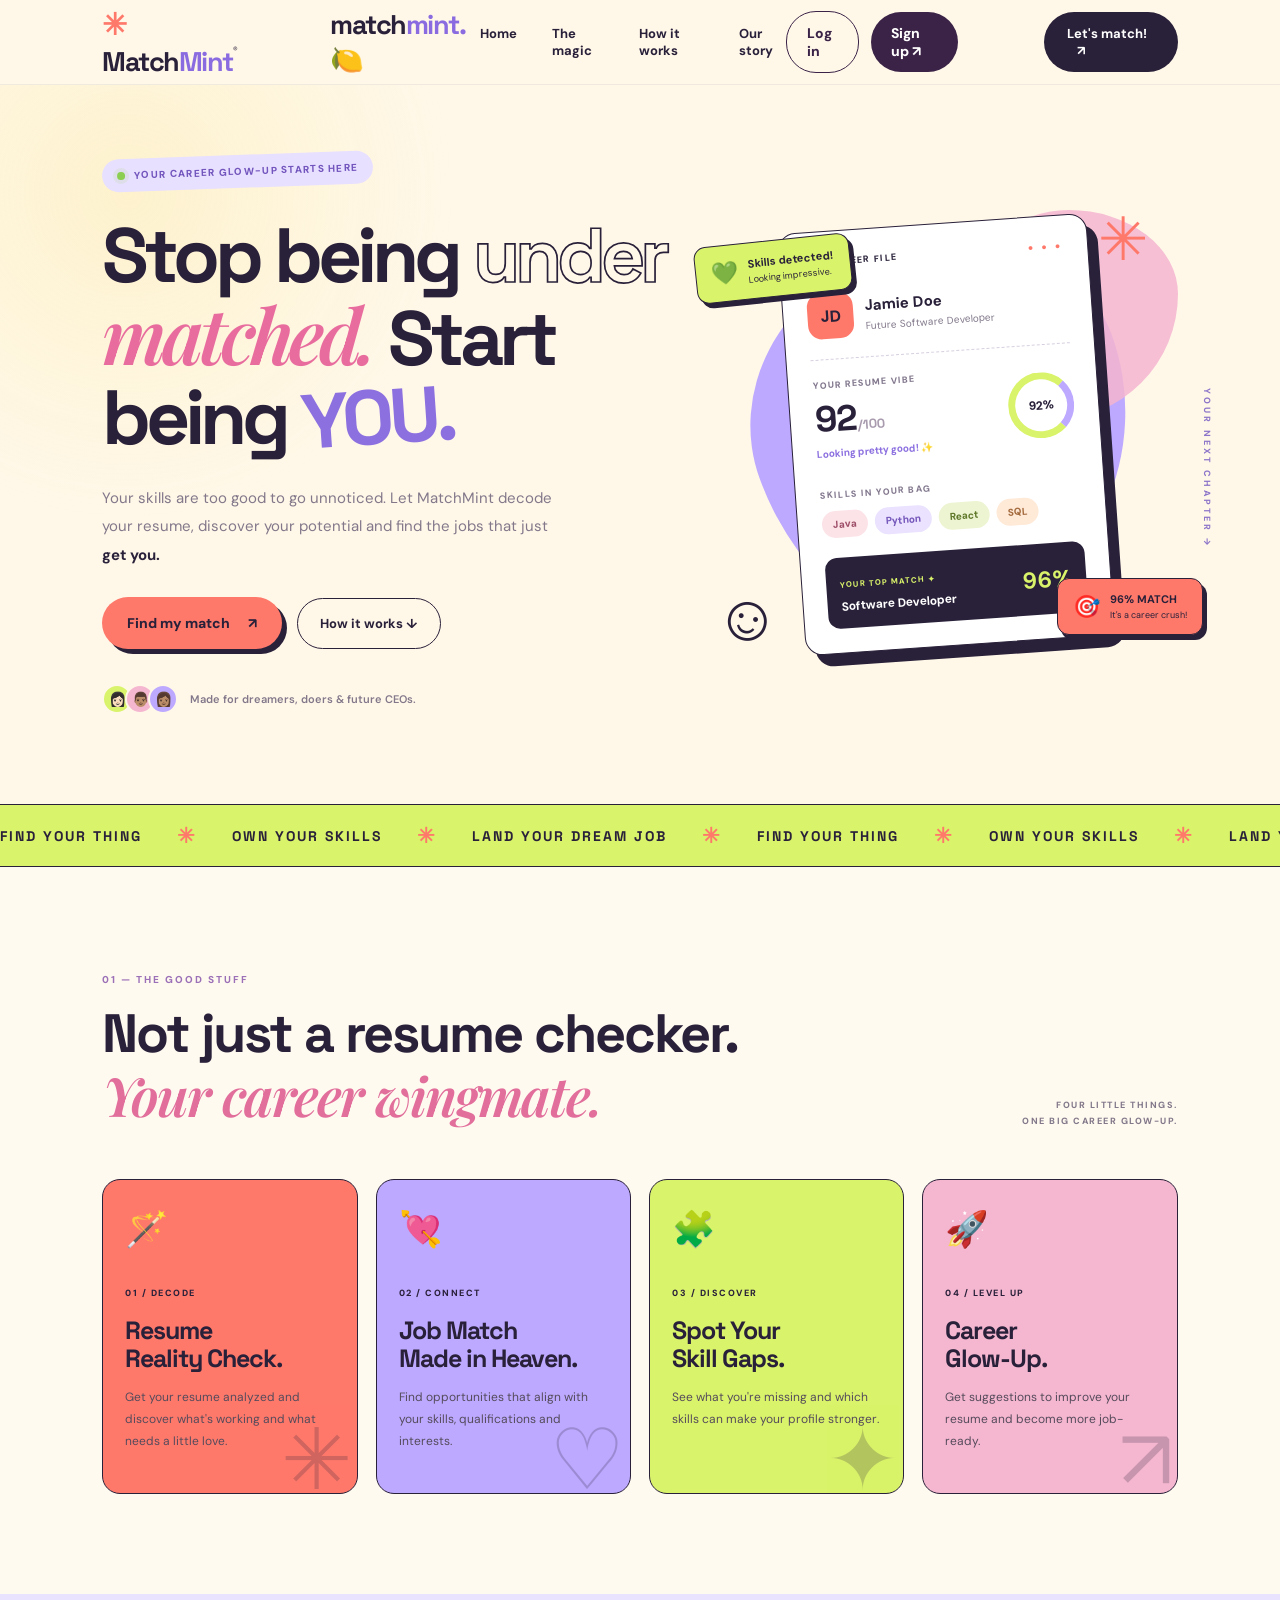
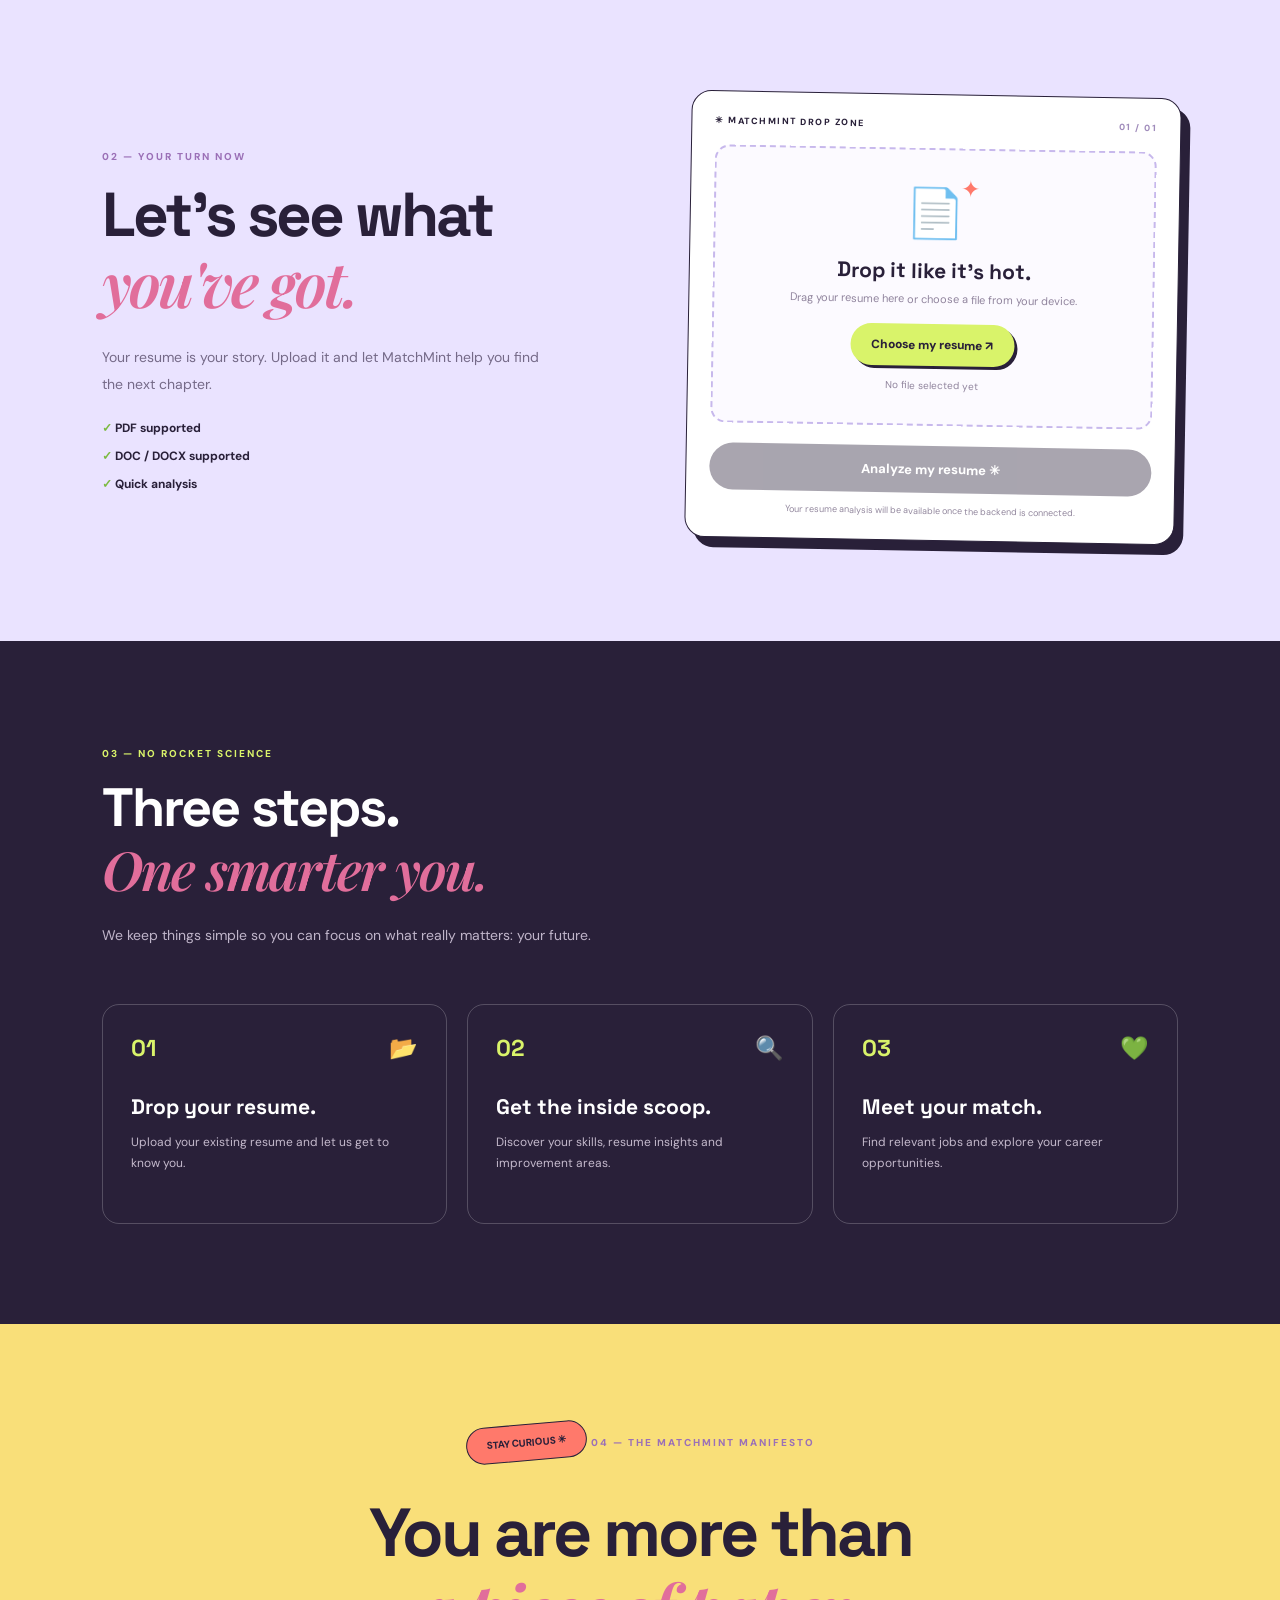
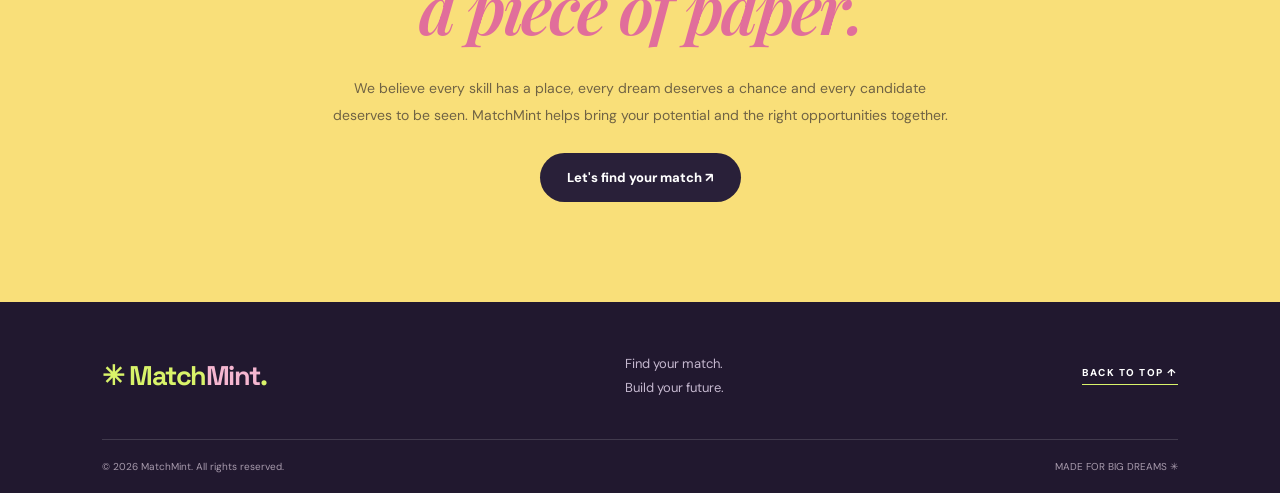
<file: Frontend/index.html>
<!DOCTYPE html>
<html lang="en">

<head>
    <meta charset="UTF-8">
    <meta name="viewport" content="width=device-width, initial-scale=1.0">

    <title>MatchMint — Find Your Career Match</title>

    <link rel="stylesheet" href="style.css">

    <link href="https://fonts.googleapis.com/css2?family=DM+Sans:wght@400;500;600;700;800&family=Space+Grotesk:wght@400;500;600;700&family=Playfair+Display:ital,wght@1,600;1,700&display=swap" rel="stylesheet">

</head>

<body>

    <!-- NAVIGATION BAR -->

    <header class="navbar">

        <a href="#" class="logo">
            <span class="logo-symbol">✳</span>
            Match<span>Mint</span><sup>®</sup>
        </a>

        
        <nav class="navbar">
            <a href="index.html" class="logo">
                match<span>mint.</span> 🍋
            </a>

            <div class="nav-links">
                <a href="#home">Home</a>
                <a href="#features">The magic</a>
                <a href="#how-it-works">How it works</a>
                <a href="#about">Our story</a>
            </div>

            <div class="nav-buttons">
                <a href="login.html" class="login-btn">Log in</a>
                <a href="signup.html" class="signup-btn">Sign up ↗</a>
            </div>
        </nav>


        <a href="#upload" class="nav-cta">
            Let's match! <span>↗</span>
        </a>

    </header>


    <!-- HERO SECTION -->

    <main>

        <section class="hero" id="home">

            <div class="hero-left">

                <div class="eyebrow">
                    <span class="status-dot"></span>
                    YOUR CAREER GLOW-UP STARTS HERE
                </div>

                <h1>
                    Stop being
                    <span class="outlined">under</span>
                    <span class="pink-word">matched.</span>
                    Start being
                    <span class="highlight-word">YOU.</span>
                </h1>

                <p class="hero-description">
                    Your skills are too good to go unnoticed.
                    Let MatchMint decode your resume, discover
                    your potential and find the jobs that just
                    <strong>get you.</strong>
                </p>

                <div class="hero-actions">

                    <a href="#upload" class="btn-primary">
                        Find my match <span>↗</span>
                    </a>

                    <a href="#how" class="btn-secondary">
                        How it works ↓
                    </a>

                </div>

                <div class="social-proof">
                    <span class="mini-avatars">
                        <span>👩🏻</span>
                        <span>👨🏽</span>
                        <span>👩🏽</span>
                    </span>

                    <p>Made for dreamers, doers & future CEOs.</p>
                </div>

            </div>


            <!-- HERO CREATIVE VISUAL -->

            <div class="hero-right">

                <div class="blob blob-purple"></div>
                <div class="blob blob-pink"></div>

                <div class="sticker sticker-star">✳</div>
                <div class="sticker sticker-smile">☺</div>

                <div class="resume-preview">

                    <div class="preview-header">
                        <span>THE CAREER FILE</span>
                        <span class="preview-dots">● ● ●</span>
                    </div>

                    <div class="profile-row">

                        <div class="profile-avatar">JD</div>

                        <div>
                            <h3>Jamie Doe</h3>
                            <p>Future Software Developer</p>
                        </div>

                    </div>

                    <div class="preview-divider"></div>

                    <div class="score-row">

                        <div>
                            <p class="tiny-heading">YOUR RESUME VIBE</p>
                            <h2>92<span>/100</span></h2>
                            <p class="score-caption">Looking pretty good! ✨</p>
                        </div>

                        <div class="score-badge">
                            <span>92%</span>
                        </div>

                    </div>

                    <p class="tiny-heading skill-heading">
                        SKILLS IN YOUR BAG
                    </p>

                    <div class="skill-tags">
                        <span>Java</span>
                        <span>Python</span>
                        <span>React</span>
                        <span>SQL</span>
                    </div>

                    <div class="match-result">

                        <div>
                            <span class="match-label">YOUR TOP MATCH ✦</span>
                            <h3>Software Developer</h3>
                        </div>

                        <strong>96%</strong>

                    </div>

                </div>

                <div class="floating-note note-top">
                    <span>💚</span>
                    <div>
                        <strong>Skills detected!</strong>
                        <small>Looking impressive.</small>
                    </div>
                </div>

                <div class="floating-note note-bottom">
                    <span>🎯</span>
                    <div>
                        <strong>96% MATCH</strong>
                        <small>It's a career crush!</small>
                    </div>
                </div>

                <div class="vertical-text">
                    YOUR NEXT CHAPTER →
                </div>

            </div>

        </section>


        <!-- MARQUEE -->

        <section class="marquee">

            <div class="marquee-track">
                <span>FIND YOUR THING</span>
                <span>✳</span>
                <span>OWN YOUR SKILLS</span>
                <span>✳</span>
                <span>LAND YOUR DREAM JOB</span>
                <span>✳</span>
                <span>FIND YOUR THING</span>
                <span>✳</span>
                <span>OWN YOUR SKILLS</span>
                <span>✳</span>
                <span>LAND YOUR DREAM JOB</span>
                <span>✳</span>
            </div>

        </section>


        <!-- FEATURES -->

        <section class="features section-padding" id="features">

            <div class="section-top">

                <div>
                    <span class="section-label">01 — THE GOOD STUFF</span>

                    <h2>
                        Not just a resume checker.
                        <span class="serif-text">Your career wingmate.</span>
                    </h2>
                </div>

                <div class="section-side-note">
                    FOUR LITTLE THINGS.<br>
                    ONE BIG CAREER GLOW-UP.
                </div>

            </div>


            <div class="feature-grid">

                <div class="feature-card feature-one">

                    <div class="feature-icon">🪄</div>

                    <span class="card-index">01 / DECODE</span>

                    <h3>Resume<br>Reality Check.</h3>

                    <p>
                        Get your resume analyzed and discover
                        what's working and what needs a little love.
                    </p>

                    <span class="card-decoration">✳</span>

                </div>


                <div class="feature-card feature-two">

                    <div class="feature-icon">💘</div>

                    <span class="card-index">02 / CONNECT</span>

                    <h3>Job Match<br>Made in Heaven.</h3>

                    <p>
                        Find opportunities that align with
                        your skills, qualifications and interests.
                    </p>

                    <span class="card-decoration">♡</span>

                </div>


                <div class="feature-card feature-three">

                    <div class="feature-icon">🧩</div>

                    <span class="card-index">03 / DISCOVER</span>

                    <h3>Spot Your<br>Skill Gaps.</h3>

                    <p>
                        See what you're missing and which
                        skills can make your profile stronger.
                    </p>

                    <span class="card-decoration">✦</span>

                </div>


                <div class="feature-card feature-four">

                    <div class="feature-icon">🚀</div>

                    <span class="card-index">04 / LEVEL UP</span>

                    <h3>Career<br>Glow-Up.</h3>

                    <p>
                        Get suggestions to improve your resume
                        and become more job-ready.
                    </p>

                    <span class="card-decoration">↗</span>

                </div>

            </div>

        </section>


        <!-- UPLOAD SECTION -->

        <section class="upload-section section-padding" id="upload">

            <div class="upload-left">

                <span class="section-label">02 — YOUR TURN NOW</span>

                <h2>
                    Let's see what
                    <span class="serif-text">you've got.</span>
                </h2>

                <p>
                    Your resume is your story. Upload it and
                    let MatchMint help you find the next chapter.
                </p>

                <div class="upload-tips">
                    <span>✓ PDF supported</span>
                    <span>✓ DOC / DOCX supported</span>
                    <span>✓ Quick analysis</span>
                </div>

            </div>


            <div class="upload-card">

                <div class="upload-top">
                    <span>✳ MATCHMINT DROP ZONE</span>
                    <span>01 / 01</span>
                </div>

                <div class="upload-area" id="dropArea">

                    <div class="upload-illustration">
                        <span class="paper">📄</span>
                        <span class="upload-sparkle">✦</span>
                    </div>

                    <h3>Drop it like it's hot.</h3>

                    <p>
                        Drag your resume here or choose a file
                        from your device.
                    </p>

                    <input type="file"
                           id="resume"
                           accept=".pdf,.doc,.docx"
                           hidden>

                    <button class="upload-button"
                            id="chooseFile">
                        Choose my resume ↗
                    </button>

                    <p class="file-name" id="fileName">
                        No file selected yet
                    </p>

                </div>

                <button class="analyze-button" id="analyzeButton" disabled>
                    Analyze my resume ✳
                </button>

                <p class="upload-disclaimer">
                    Your resume analysis will be available
                    once the backend is connected.
                </p>

            </div>

        </section>


        <!-- HOW IT WORKS -->

        <section class="how-section section-padding" id="how">

            <div class="how-heading">

                <span class="section-label">03 — NO ROCKET SCIENCE</span>

                <h2>
                    Three steps.
                    <span class="serif-text">One smarter you.</span>
                </h2>

                <p>
                    We keep things simple so you can focus
                    on what really matters: your future.
                </p>

            </div>

            <div class="steps-grid">

                <div class="step-card">

                    <div class="step-top">
                        <span>01</span>
                        <span>📂</span>
                    </div>

                    <h3>Drop your resume.</h3>

                    <p>
                        Upload your existing resume
                        and let us get to know you.
                    </p>

                </div>

                <div class="step-card">

                    <div class="step-top">
                        <span>02</span>
                        <span>🔍</span>
                    </div>

                    <h3>Get the inside scoop.</h3>

                    <p>
                        Discover your skills, resume
                        insights and improvement areas.
                    </p>

                </div>

                <div class="step-card">

                    <div class="step-top">
                        <span>03</span>
                        <span>💚</span>
                    </div>

                    <h3>Meet your match.</h3>

                    <p>
                        Find relevant jobs and
                        explore your career opportunities.
                    </p>

                </div>

            </div>

        </section>


        <!-- ABOUT SECTION -->

        <section class="about-section" id="about">

            <div class="about-sticker">STAY CURIOUS ✳</div>

            <span class="section-label">04 — THE MATCHMINT MANIFESTO</span>

            <h2>
                You are more than
                <span class="serif-text">a piece of paper.</span>
            </h2>

            <p>
                We believe every skill has a place,
                every dream deserves a chance and
                every candidate deserves to be seen.
                MatchMint helps bring your potential
                and the right opportunities together.
            </p>

            <a href="#upload" class="about-button">
                Let's find your match ↗
            </a>

        </section>


        <!-- FOOTER -->

        <footer class="footer">

            <div class="footer-main">

                <a href="#" class="logo footer-logo">
                    ✳ Match<span>Mint</span>.
                </a>

                <p>
                    Find your match.<br>
                    Build your future.
                </p>

                <a href="#home" class="back-top">BACK TO TOP ↑</a>

            </div>

            <div class="footer-bottom">
                <span>© 2026 MatchMint. All rights reserved.</span>
                <span>MADE FOR BIG DREAMS ✳</span>
            </div>

        </footer>

    </main>

    <script src="script.js"></script>

</body>
</html>
</file>
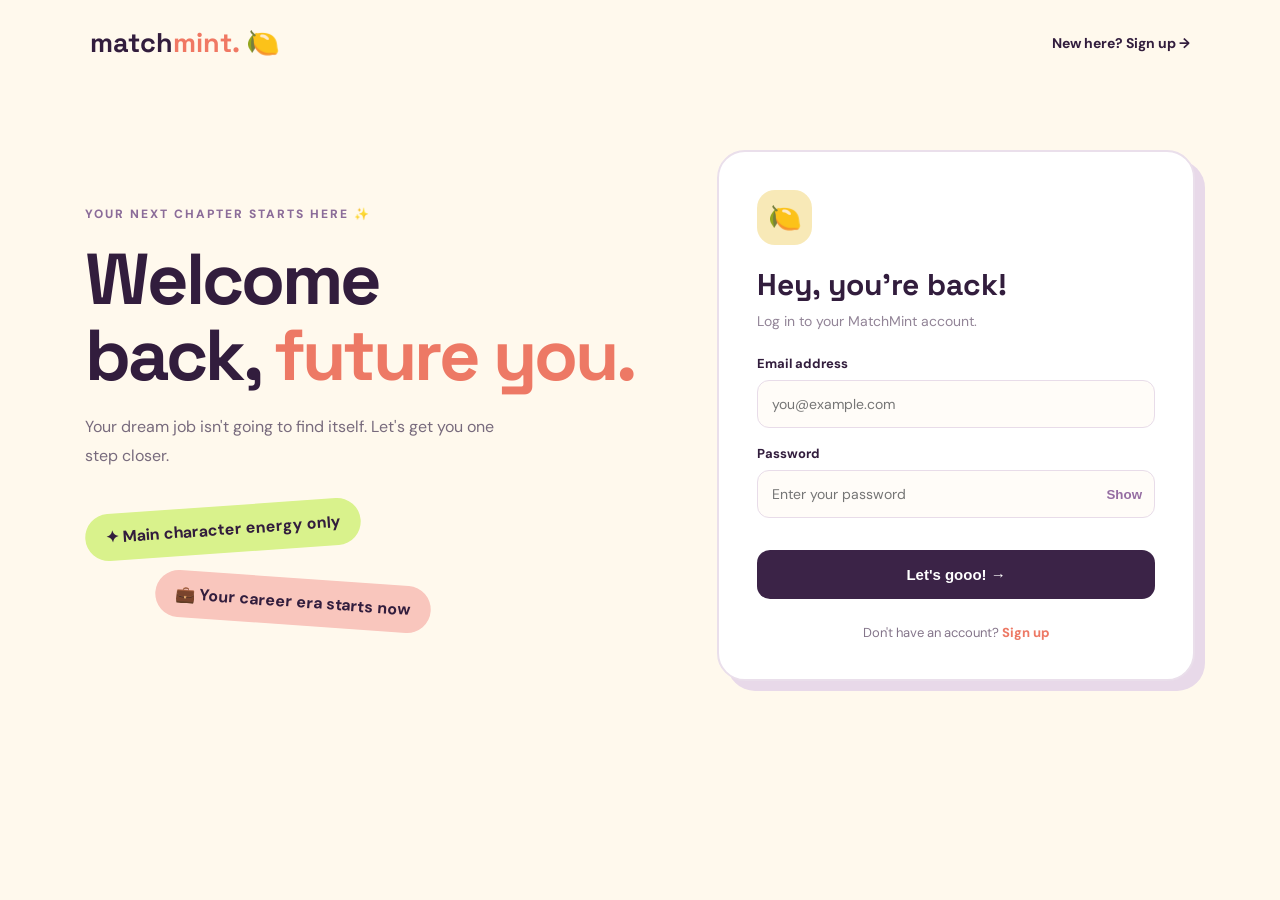
<file: Frontend/dashboard.html>
<!DOCTYPE html>
<html lang="en">
<head>
    <meta charset="UTF-8">
    <meta name="viewport" content="width=device-width, initial-scale=1.0">
    <title>Dashboard | MatchMint</title>
    <link rel="stylesheet" href="dashboard.css">
</head>
<body>

    <div class="dashboard-layout">

        <!-- SIDEBAR -->
        <aside class="sidebar">
            <a href="index.html" class="logo">match<span>mint.</span> 🍋</a>

            <p class="menu-label">MENU</p>

            <a href="dashboard.html" class="side-link active">⌂ &nbsp; Overview</a>
            <a href="#resume" class="side-link">📄 &nbsp; Resume Analyzer</a>
            <a href="#matches" class="side-link">💼 &nbsp; Job Matches</a>
            <a href="#skills" class="side-link">🌱 &nbsp; Skill Gaps</a>

            <div class="sidebar-bottom">
                <div class="side-note">
                    <span>✨</span>
                    <h3>Your next chapter awaits.</h3>
                    <p>Keep growing. Keep matching.</p>
                </div>

                <a href="index.html" class="side-link">↩ &nbsp; Back to website</a>

                <button type="button" id="logoutButton" class="side-link logout-button">
                    ↪ &nbsp; Logout
                </button>
            </div>
        </aside>

        <!-- MAIN CONTENT -->
        <main class="main-content">

            <!-- TOPBAR -->
            <header class="topbar">
                <div>
                    <p class="eyebrow">YOUR PERSONAL CAREER SPACE</p>
                    <h2>Dashboard <span>✦</span></h2>
                </div>

                <div class="profile">
                    <div class="profile-avatar" id="profileAvatar">S</div>
                    <div>
                        <strong id="dashboardUserName">Student</strong>
                        <p>Career explorer</p>
                    </div>
                </div>
            </header>

            <!-- WELCOME -->
            <section class="welcome-card">
                <div>
                    <p class="welcome-tag">YOUR CAREER JOURNEY STARTS HERE ✨</p>

                    <h1>
                        Hey, <span id="welcomeUserName">future superstar!</span>
                    </h1>

                    <p>Your dream career called. It wants you to get started.</p>

                    <a href="#resume" class="welcome-button">
                        Analyse my resume ↗
                    </a>
                </div>

                <div class="welcome-emoji">🚀</div>
            </section>

            <!-- STATS -->
            <section class="stats-grid">

                <div class="stat-card">
                    <div class="stat-icon pink">📄</div>
                    <p>Resume score</p>
                    <h2>
                        <span id="resumeScoreValue">--</span><small>/100</small>
                    </h2>
                    <span>Upload a resume to begin</span>
                </div>

                <div class="stat-card">
                    <div class="stat-icon green">💼</div>
                    <p>Job matches</p>
                    <h2 id="jobMatchesValue">--</h2>
                    <span>Your matches will appear here</span>
                </div>

                <div class="stat-card">
                    <div class="stat-icon yellow">🌱</div>
                    <p>Skills identified</p>
                    <h2 id="skillsCountValue">--</h2>
                    <span>Discover your strengths</span>
                </div>

            </section>

            <!-- RESUME UPLOAD -->
            <section class="content-card upload-section" id="resume">

                <div class="section-heading">
                    <div>
                        <p class="eyebrow">LET'S GET STARTED</p>
                        <h2>Your resume deserves a glow-up.</h2>
                    </div>

                    <span class="sparkle">✦</span>
                </div>

                <div class="upload-box">
                    <div class="upload-icon">📂</div>

                    <h3>Drop your resume here</h3>

                    <p>PDF, DOC or DOCX · Maximum 5 MB</p>

                    <input
                        type="file"
                        id="resumeFile"
                        accept=".pdf,.doc,.docx"
                        hidden
                    >

                    <button class="upload-button" id="uploadButton">
                        Choose my resume ↑
                    </button>

                    <p id="fileMessage" class="file-message">
                        Your career glow-up starts with one upload.
                    </p>
                </div>

            </section>

            <!-- RESUME ANALYSIS RESULTS -->
            <section
                class="content-card analysis-results-section"
                id="analysisResults"
                hidden
            >
            </section>

            <!-- JOB MATCHES AND SKILLS -->
            <section class="lower-grid">

                <div class="content-card" id="matches">
                    <p class="eyebrow">YOUR NEXT OPPORTUNITY</p>
                    <h2>Job matches 💼</h2>

                    <div class="empty-state">
                        <span>🔎</span>
                        <h3>Your perfect match is out there.</h3>
                        <p>Upload your resume to discover relevant jobs.</p>
                    </div>
                </div>

                <div class="content-card" id="skills">
                    <p class="eyebrow">LEVEL UP YOURSELF</p>
                    <h2>Skill gaps 🌱</h2>

                    <div class="empty-state">
                        <span>🪴</span>
                        <h3>Room to grow?</h3>
                        <p>
                            We'll identify skills you can improve
                            after analysing your resume.
                        </p>
                    </div>
                </div>

            </section>

            <!-- FOOTER -->
            <footer>
                Made with 💜 by MatchMint · Find your match. Build your future.
            </footer>

        </main>
    </div>

    <script src="dashboard.js"></script>

</body>
</html>
</file>
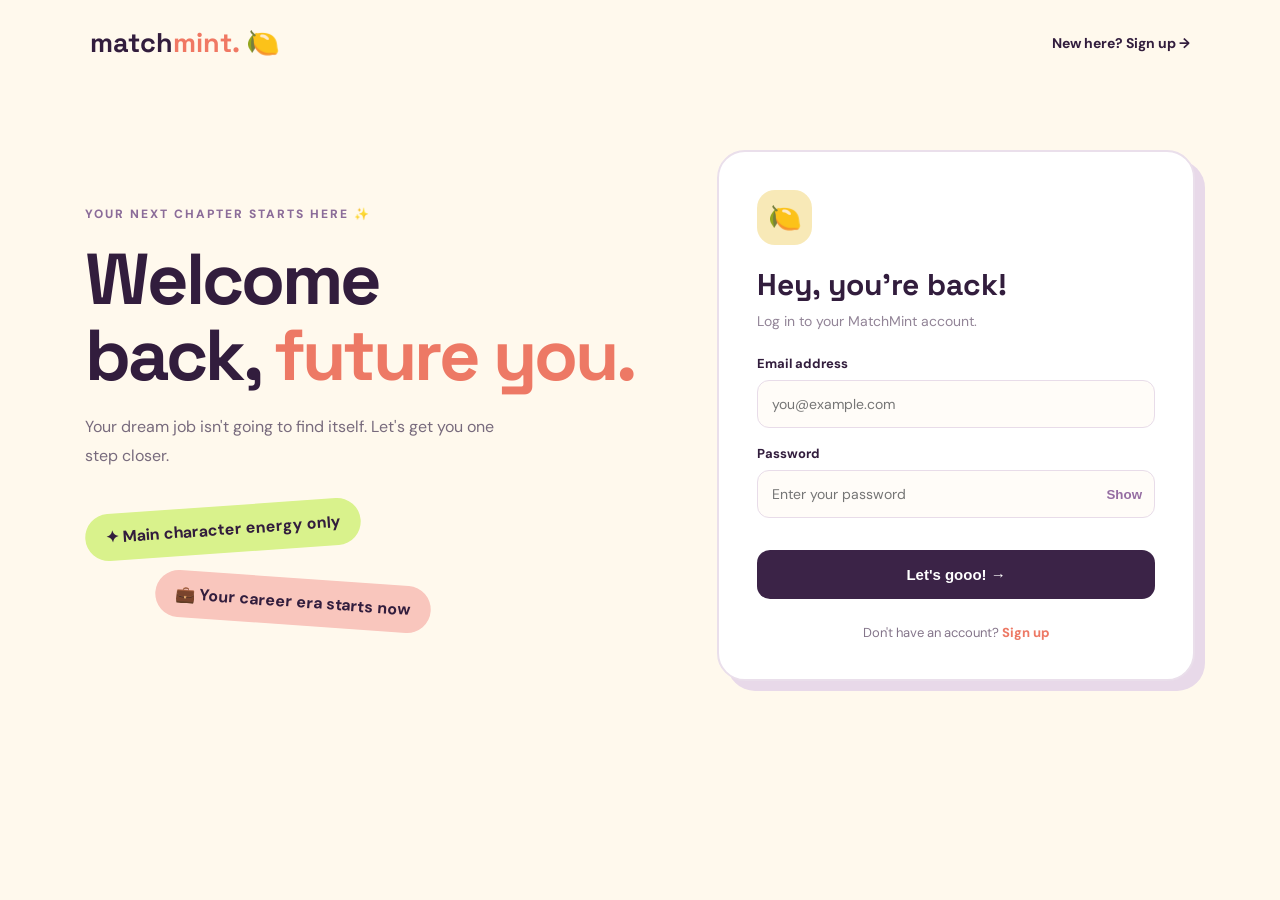
<file: Frontend/login.html>
<!DOCTYPE html>
<html lang="en">
<head>
    <meta charset="UTF-8">
    <meta name="viewport" content="width=device-width, initial-scale=1.0">
    <title>Login | MatchMint</title>
    <link rel="stylesheet" href="auth.css">
</head>
<body>

    <nav class="auth-nav">
        <a href="index.html" class="logo">match<span>mint.</span> 🍋</a>
        <a href="signup.html" class="nav-link">New here? Sign up →</a>
    </nav>

    <main class="auth-container">

        <section class="auth-left">
            <p class="eyebrow">YOUR NEXT CHAPTER STARTS HERE ✨</p>
            <h1>Welcome<br>back, <span>future you.</span></h1>
            <p class="description">
                Your dream job isn't going to find itself.
                Let's get you one step closer.
            </p>

            <div class="floating-note">✦ Main character energy only</div>
            <div class="floating-note second">💼 Your career era starts now</div>
        </section>

        <section class="auth-card">
            <div class="card-icon">🍋</div>
            <h2>Hey, you're back!</h2>
            <p class="card-subtitle">Log in to your MatchMint account.</p>

            <form id="loginForm">

                <label for="loginEmail">Email address</label>
                <input type="email" id="loginEmail"
                    placeholder="you@example.com" required>

                <label for="loginPassword">Password</label>
                <div class="password-wrapper">
                    <input type="password" id="loginPassword"
                        placeholder="Enter your password" required>
                    <button type="button" class="toggle-password"
                        data-target="loginPassword">Show</button>
                </div>

                <p id="loginMessage" class="message"></p>

                <button type="submit" class="auth-button">
                    Let's gooo! →
                </button>

            </form>

            <p class="switch-text">
                Don't have an account?
                <a href="signup.html">Sign up</a>
            </p>
        </section>

    </main>

    <script src="auth.js"></script>
</body>
</html>
</file>
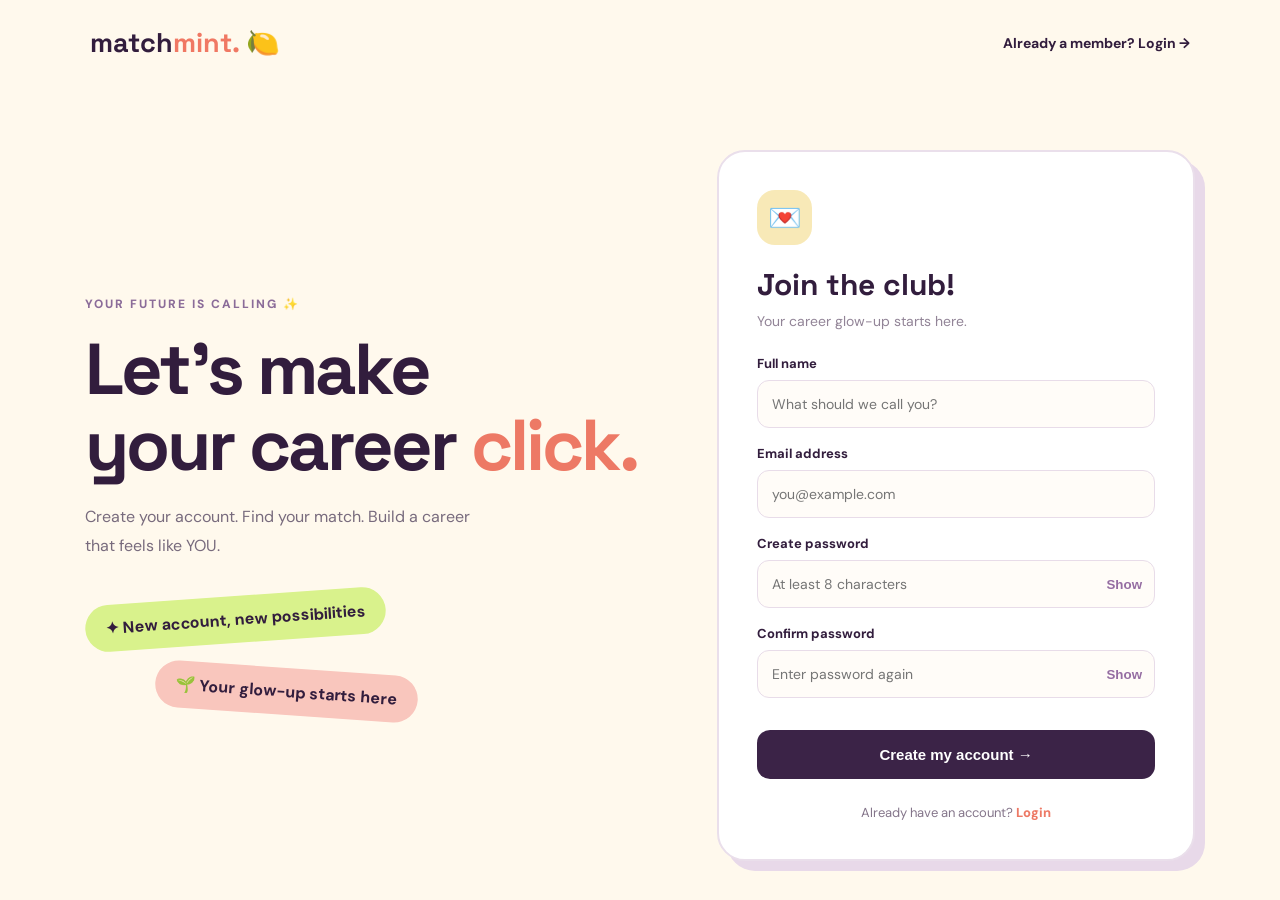
<file: Frontend/signup.html>
<!DOCTYPE html>
<html lang="en">
<head>
    <meta charset="UTF-8">
    <meta name="viewport" content="width=device-width, initial-scale=1.0">
    <title>Sign Up | MatchMint</title>
    <link rel="stylesheet" href="auth.css">
</head>
<body>

    <nav class="auth-nav">
        <a href="index.html" class="logo">match<span>mint.</span> 🍋</a>
        <a href="login.html" class="nav-link">Already a member? Login →</a>
    </nav>

    <main class="auth-container">

        <section class="auth-left">
            <p class="eyebrow">YOUR FUTURE IS CALLING ✨</p>
            <h1>Let's make<br>your career <span>click.</span></h1>
            <p class="description">
                Create your account. Find your match.
                Build a career that feels like YOU.
            </p>

            <div class="floating-note">✦ New account, new possibilities</div>
            <div class="floating-note second">🌱 Your glow-up starts here</div>
        </section>

        <section class="auth-card">
            <div class="card-icon">💌</div>
            <h2>Join the club!</h2>
            <p class="card-subtitle">Your career glow-up starts here.</p>

            <form id="signupForm">

                <label for="signupName">Full name</label>
                <input type="text" id="signupName"
                    placeholder="What should we call you?" required>

                <label for="signupEmail">Email address</label>
                <input type="email" id="signupEmail"
                    placeholder="you@example.com" required>

                <label for="signupPassword">Create password</label>
                <div class="password-wrapper">
                    <input type="password" id="signupPassword"
                        placeholder="At least 8 characters" required>
                    <button type="button" class="toggle-password"
                        data-target="signupPassword">Show</button>
                </div>

                <label for="confirmPassword">Confirm password</label>
                <div class="password-wrapper">
                    <input type="password" id="confirmPassword"
                        placeholder="Enter password again" required>
                    <button type="button" class="toggle-password"
                        data-target="confirmPassword">Show</button>
                </div>

                <p id="signupMessage" class="message"></p>

                <button type="submit" class="auth-button">
                    Create my account →
                </button>

            </form>

            <p class="switch-text">
                Already have an account?
                <a href="login.html">Login</a>
            </p>
        </section>

    </main>

    <script src="auth.js"></script>
</body>
</html>
</file>
<file: Frontend/style.css>
/* ==================================
   MATCHMINT - CREATIVE DESIGN SYSTEM
================================== */

:root {
    --ink: #292039;
    --cream: #fff8e9;
    --yellow: #f9df79;
    --lime: #d9f36a;
    --pink: #f5b6d0;
    --coral: #ff796b;
    --purple: #bda9ff;
    --white: #ffffff;
    --muted: #82788a;
}

* {
    margin: 0;
    padding: 0;
    box-sizing: border-box;
}

html {
    scroll-behavior: smooth;
}

body {
    background: var(--cream);
    color: var(--ink);
    font-family: 'DM Sans', sans-serif;
    overflow-x: hidden;
}

a {
    text-decoration: none;
    color: inherit;
}

button {
    font-family: inherit;
    cursor: pointer;
}

::selection {
    background: var(--lime);
    color: var(--ink);
}


/* ==================================
   NAVBAR
================================== */

.navbar {
    height: 85px;
    padding: 0 8%;
    display: flex;
    align-items: center;
    justify-content: space-between;
    background: var(--cream);
    position: sticky;
    top: 0;
    z-index: 100;
    border-bottom: 1px solid #29203912;
}

.logo {
    font-family: 'Space Grotesk', sans-serif;
    font-size: 27px;
    font-weight: 700;
    letter-spacing: -1.5px;
}

.logo-symbol {
    color: var(--coral);
    font-size: 30px;
}

.logo span:last-of-type {
    color: #8b6be0;
}

.logo sup {
    font-size: 9px;
    vertical-align: top;
}

.nav-links {
    display: flex;
    gap: 35px;
}

.nav-links a {
    font-size: 13px;
    font-weight: 700;
    transition: 0.3s;
}

.nav-links a:hover {
    color: var(--coral);
}

.nav-cta {
    background: var(--ink);
    color: white;
    padding: 13px 23px;
    border-radius: 40px;
    font-size: 13px;
    font-weight: 700;
    transition: 0.3s;
}

.nav-cta:hover {
    background: var(--coral);
    color: var(--ink);
    transform: rotate(-3deg);
}

.nav-cta span {
    margin-left: 10px;
}


/* ==================================
   HERO
================================== */

.hero {
    min-height: 660px;
    padding: 70px 8% 90px;
    display: flex;
    align-items: center;
    justify-content: space-between;
    gap: 40px;
    background:
        radial-gradient(circle at 10% 15%, #f9df7940, transparent 25%),
        var(--cream);
}

.hero-left {
    width: 53%;
    max-width: 650px;
    position: relative;
    z-index: 2;
}

.eyebrow {
    display: inline-flex;
    align-items: center;
    gap: 9px;
    padding: 10px 15px;
    background: #e8e0ff;
    color: #7255bd;
    border-radius: 30px;
    font-size: 10px;
    font-weight: 800;
    letter-spacing: 1.3px;
    margin-bottom: 28px;
    transform: rotate(-2deg);
}

.status-dot {
    width: 8px;
    height: 8px;
    background: #8cce50;
    border-radius: 50%;
    box-shadow: 0 0 0 4px #8cce5020;
}

.hero h1 {
    font-family: 'Space Grotesk', sans-serif;
    font-size: clamp(52px, 6vw, 78px);
    font-weight: 700;
    letter-spacing: -5px;
    line-height: 1.02;
}

.outlined {
    color: transparent;
    -webkit-text-stroke: 1.7px var(--ink);
}

.pink-word {
    color: #e86d9e;
    font-family: 'Playfair Display', serif;
    font-style: italic;
    font-weight: 600;
}

.highlight-word {
    display: inline-block;
    color: #8c70e0;
    transform: rotate(-4deg);
}

.hero-description {
    max-width: 450px;
    color: var(--muted);
    line-height: 1.9;
    font-size: 15px;
    margin: 28px 0;
}

.hero-description strong {
    color: var(--ink);
}

.hero-actions {
    display: flex;
    align-items: center;
    flex-wrap: wrap;
    gap: 15px;
}

.btn-primary {
    background: var(--coral);
    color: var(--ink);
    padding: 17px 25px;
    border-radius: 50px;
    font-size: 14px;
    font-weight: 800;
    box-shadow: 5px 5px 0 var(--ink);
    transition: 0.3s;
}

.btn-primary:hover {
    transform: translate(4px, 4px);
    box-shadow: 1px 1px 0 var(--ink);
}

.btn-primary span {
    margin-left: 15px;
}

.btn-secondary {
    border: 1.5px solid var(--ink);
    padding: 16px 22px;
    border-radius: 50px;
    font-size: 13px;
    font-weight: 700;
    transition: 0.3s;
}

.btn-secondary:hover {
    background: var(--lime);
    transform: rotate(2deg);
}

.social-proof {
    display: flex;
    align-items: center;
    gap: 12px;
    margin-top: 35px;
}

.social-proof p {
    font-size: 11px;
    color: var(--muted);
    font-weight: 600;
}

.mini-avatars {
    display: flex;
}

.mini-avatars span {
    display: grid;
    place-items: center;
    width: 30px;
    height: 30px;
    border-radius: 50%;
    border: 2px solid var(--cream);
    background: var(--pink);
    margin-left: -7px;
    font-size: 14px;
}

.mini-avatars span:first-child {
    margin-left: 0;
    background: var(--lime);
}

.mini-avatars span:last-child {
    background: var(--purple);
}


/* ==================================
   HERO VISUAL
================================== */

.hero-right {
    width: 43%;
    max-width: 490px;
    min-width: 340px;
    height: 470px;
    display: grid;
    place-items: center;
    position: relative;
}

.blob {
    position: absolute;
    border-radius: 48% 52% 60% 40% / 44% 40% 60% 56%;
    animation: blobMove 7s ease-in-out infinite;
}

.blob-purple {
    width: 380px;
    height: 380px;
    background: var(--purple);
    transform: rotate(-20deg);
}

.blob-pink {
    width: 210px;
    height: 210px;
    background: var(--pink);
    top: 10px;
    right: 0;
    opacity: 0.85;
    animation-delay: 1s;
}

@keyframes blobMove {
    0%, 100% {
        border-radius: 48% 52% 60% 40% / 44% 40% 60% 56%;
    }

    50% {
        border-radius: 60% 40% 40% 60% / 55% 60% 40% 45%;
    }
}

.resume-preview {
    width: 310px;
    padding: 24px;
    background: white;
    border: 1.5px solid var(--ink);
    border-radius: 18px;
    position: relative;
    z-index: 3;
    box-shadow: 10px 12px 0 var(--ink);
    transform: rotate(-4deg);
    transition: 0.4s;
}

.resume-preview:hover {
    transform: rotate(0deg) translateY(-8px);
}

.preview-header {
    display: flex;
    justify-content: space-between;
    font-size: 9px;
    font-weight: 800;
    letter-spacing: 1.3px;
}

.preview-dots {
    color: var(--coral);
    letter-spacing: 3px;
}

.profile-row {
    display: flex;
    align-items: center;
    gap: 12px;
    margin: 25px 0 20px;
}

.profile-avatar {
    width: 46px;
    height: 46px;
    display: grid;
    place-items: center;
    border-radius: 14px;
    background: var(--coral);
    font-weight: 800;
}

.profile-row h3 {
    font-size: 15px;
}

.profile-row p {
    font-size: 10px;
    color: var(--muted);
    margin-top: 4px;
}

.preview-divider {
    border-top: 1px dashed #d7cfdf;
}

.score-row {
    display: flex;
    justify-content: space-between;
    align-items: center;
    padding: 19px 0;
}

.tiny-heading {
    font-size: 9px;
    letter-spacing: 1.1px;
    font-weight: 800;
    color: #82778d;
}

.score-row h2 {
    font-family: 'Space Grotesk', sans-serif;
    font-size: 36px;
    margin: 5px 0;
}

.score-row h2 span {
    font-size: 13px;
    color: #a99caf;
}

.score-caption {
    font-size: 10px;
    color: #8c70e0;
    font-weight: 700;
}

.score-badge {
    width: 66px;
    height: 66px;
    border-radius: 50%;
    border: 7px solid var(--lime);
    border-right-color: var(--purple);
    display: grid;
    place-items: center;
    font-size: 12px;
    font-weight: 800;
}

.skill-heading {
    margin: 10px 0;
}

.skill-tags {
    display: flex;
    flex-wrap: wrap;
    gap: 7px;
}

.skill-tags span {
    padding: 7px 11px;
    border-radius: 20px;
    background: #fce3e8;
    color: #9e4e68;
    font-size: 10px;
    font-weight: 800;
}

.skill-tags span:nth-child(2) {
    background: #eae2ff;
    color: #7658bb;
}

.skill-tags span:nth-child(3) {
    background: #edf4d2;
    color: #60792b;
}

.skill-tags span:nth-child(4) {
    background: #ffe9d7;
    color: #a46b3e;
}

.match-result {
    margin-top: 20px;
    padding: 14px;
    border-radius: 12px;
    background: var(--ink);
    color: white;
    display: flex;
    align-items: center;
    justify-content: space-between;
}

.match-label {
    color: var(--lime);
    font-size: 8px;
    font-weight: 800;
    letter-spacing: 1px;
}

.match-result h3 {
    font-size: 12px;
    margin-top: 6px;
}

.match-result strong {
    color: var(--lime);
    font-size: 23px;
}

.sticker {
    position: absolute;
    z-index: 5;
    animation: float 3s ease-in-out infinite;
}

.sticker-star {
    font-size: 60px;
    color: var(--coral);
    top: 0;
    right: 30px;
}

.sticker-smile {
    font-size: 65px;
    color: var(--ink);
    bottom: 10px;
    left: 0;
    transform: rotate(15deg);
}

.floating-note {
    position: absolute;
    z-index: 6;
    display: flex;
    align-items: center;
    gap: 10px;
    padding: 13px 15px;
    border: 1.5px solid var(--ink);
    border-radius: 12px;
    background: var(--lime);
    box-shadow: 4px 5px 0 var(--ink);
    animation: float 3.5s ease-in-out infinite;
}

.floating-note > span {
    font-size: 22px;
}

.floating-note strong {
    display: block;
    font-size: 11px;
}

.floating-note small {
    display: block;
    font-size: 9px;
    margin-top: 3px;
}

.note-top {
    top: 40px;
    left: -20px;
    transform: rotate(-6deg);
}

.note-bottom {
    right: -25px;
    bottom: 35px;
    background: var(--coral);
    animation-delay: 1s;
}

.vertical-text {
    position: absolute;
    right: -35px;
    top: 40%;
    writing-mode: vertical-rl;
    font-size: 9px;
    letter-spacing: 3px;
    font-weight: 800;
    color: #8d76c9;
}


/* ==================================
   ANIMATIONS
================================== */

@keyframes float {
    0%, 100% {
        transform: translateY(0);
    }

    50% {
        transform: translateY(-12px);
    }
}


/* ==================================
   MARQUEE
================================== */

.marquee {
    overflow: hidden;
    background: var(--lime);
    padding: 17px 0;
    border-top: 1.5px solid var(--ink);
    border-bottom: 1.5px solid var(--ink);
}

.marquee-track {
    display: flex;
    width: max-content;
    gap: 35px;
    align-items: center;
    animation: marquee 22s linear infinite;
}

.marquee-track span {
    font-family: 'Space Grotesk', sans-serif;
    font-weight: 800;
    font-size: 14px;
    letter-spacing: 2px;
}

.marquee-track span:nth-child(even) {
    color: var(--coral);
    font-size: 21px;
}

@keyframes marquee {
    from {
        transform: translateX(0);
    }

    to {
        transform: translateX(-50%);
    }
}


/* ==================================
   GENERAL SECTIONS
================================== */

.section-padding {
    padding: 100px 8%;
}

.section-label {
    display: inline-block;
    font-size: 10px;
    font-weight: 800;
    letter-spacing: 2px;
    color: #9b70b7;
    margin-bottom: 18px;
}

.section-top {
    display: flex;
    justify-content: space-between;
    align-items: end;
    gap: 30px;
    margin-bottom: 50px;
}

.section-top h2,
.how-heading h2 {
    max-width: 650px;
    font-family: 'Space Grotesk', sans-serif;
    font-size: clamp(35px, 4.5vw, 54px);
    letter-spacing: -2px;
    line-height: 1.12;
}

.serif-text {
    display: inline-block;
    font-family: 'Playfair Display', serif;
    font-style: italic;
    color: #e16e9b;
    font-weight: 600;
}

.section-side-note {
    font-size: 9px;
    letter-spacing: 1.5px;
    line-height: 1.8;
    color: var(--muted);
    text-align: right;
    font-weight: 800;
}


/* ==================================
   FEATURE CARDS
================================== */

.features {
    background: #fffaf0;
}

.feature-grid {
    display: grid;
    grid-template-columns: repeat(4, 1fr);
    gap: 18px;
}

.feature-card {
    min-height: 315px;
    padding: 26px 22px;
    border: 1.5px solid var(--ink);
    border-radius: 18px;
    position: relative;
    overflow: hidden;
    transition: 0.35s;
}

.feature-card:hover {
    transform: translateY(-10px) rotate(-2deg);
    box-shadow: 7px 8px 0 var(--ink);
}

.feature-one {
    background: var(--coral);
}

.feature-two {
    background: var(--purple);
}

.feature-three {
    background: var(--lime);
}

.feature-four {
    background: var(--pink);
}

.feature-icon {
    font-size: 35px;
    margin-bottom: 28px;
}

.card-index {
    font-size: 9px;
    letter-spacing: 1.5px;
    font-weight: 800;
}

.feature-card h3 {
    font-family: 'Space Grotesk', sans-serif;
    font-size: 25px;
    line-height: 1.12;
    margin: 15px 0;
    letter-spacing: -1px;
}

.feature-card p {
    font-size: 12px;
    line-height: 1.8;
    color: #554b5b;
    max-width: 210px;
}

.card-decoration {
    position: absolute;
    bottom: -22px;
    right: 5px;
    font-size: 85px;
    opacity: 0.22;
}


/* ==================================
   UPLOAD SECTION
================================== */

.upload-section {
    background: #eae3ff;
    display: flex;
    align-items: center;
    justify-content: space-between;
    gap: 60px;
}

.upload-left {
    max-width: 440px;
}

.upload-left h2 {
    font-family: 'Space Grotesk', sans-serif;
    font-size: clamp(40px, 5vw, 62px);
    line-height: 1.1;
    letter-spacing: -3px;
}

.upload-left > p {
    color: #756a88;
    font-size: 14px;
    line-height: 1.9;
    margin: 23px 0;
}

.upload-tips {
    display: flex;
    flex-direction: column;
    gap: 12px;
}

.upload-tips span {
    font-size: 12px;
    font-weight: 700;
}

.upload-tips span::first-letter {
    color: #7cba40;
}

.upload-card {
    background: white;
    width: 490px;
    max-width: 100%;
    padding: 23px;
    border: 1.5px solid var(--ink);
    border-radius: 20px;
    box-shadow: 9px 10px 0 var(--ink);
    transform: rotate(1deg);
}

.upload-top {
    display: flex;
    justify-content: space-between;
    font-size: 9px;
    letter-spacing: 1.5px;
    font-weight: 800;
    margin-bottom: 18px;
}

.upload-top span:last-child {
    color: #a08cbb;
}

.upload-area {
    border: 2px dashed #c7b8ec;
    border-radius: 15px;
    padding: 32px 15px;
    text-align: center;
    transition: 0.3s;
    background: #fcfaff;
}

.upload-area.dragging {
    background: #e9f6c8;
    border-color: #86ad37;
    transform: scale(1.02);
}

.upload-illustration {
    position: relative;
    display: inline-block;
    margin-bottom: 12px;
}

.paper {
    font-size: 48px;
}

.upload-sparkle {
    position: absolute;
    top: -8px;
    right: -15px;
    font-size: 23px;
    color: var(--coral);
}

.upload-area h3 {
    font-family: 'Space Grotesk', sans-serif;
    font-size: 21px;
}

.upload-area > p {
    font-size: 11px;
    color: #90849d;
    margin-top: 8px;
}

.upload-button {
    border: none;
    background: var(--lime);
    color: var(--ink);
    padding: 13px 21px;
    margin: 18px 0 5px;
    border-radius: 30px;
    font-size: 12px;
    font-weight: 800;
    box-shadow: 3px 3px 0 var(--ink);
    transition: 0.3s;
}

.upload-button:hover {
    background: var(--coral);
    transform: translate(2px, 2px);
    box-shadow: 1px 1px 0 var(--ink);
}

.file-name {
    word-break: break-word;
    font-size: 10px !important;
}

.analyze-button {
    width: 100%;
    margin-top: 20px;
    padding: 15px;
    background: var(--ink);
    color: white;
    border: none;
    border-radius: 30px;
    font-size: 13px;
    font-weight: 800;
    transition: 0.3s;
}

.analyze-button:not(:disabled):hover {
    background: var(--coral);
    color: var(--ink);
    transform: translateY(-3px);
}

.analyze-button:disabled {
    opacity: 0.4;
    cursor: not-allowed;
}

.upload-disclaimer {
    text-align: center;
    color: #93889e;
    font-size: 9px;
    margin-top: 12px;
}


/* ==================================
   HOW IT WORKS
================================== */

.how-section {
    background: var(--ink);
    color: white;
}

.how-heading {
    max-width: 700px;
    margin-bottom: 55px;
}

.how-heading .section-label {
    color: var(--lime);
}

.how-heading h2 {
    color: white;
}

.how-heading > p {
    color: #c0b5ca;
    font-size: 14px;
    line-height: 1.8;
    margin-top: 20px;
}

.steps-grid {
    display: grid;
    grid-template-columns: repeat(3, 1fr);
    gap: 20px;
}

.step-card {
    padding: 28px;
    min-height: 220px;
    border: 1px solid #ffffff35;
    border-radius: 17px;
    transition: 0.3s;
}

.step-card:hover {
    background: #ffffff12;
    transform: translateY(-8px);
}

.step-top {
    display: flex;
    justify-content: space-between;
    font-size: 23px;
    margin-bottom: 30px;
}

.step-top span:first-child {
    font-family: 'Space Grotesk', sans-serif;
    font-weight: 800;
    color: var(--lime);
}

.step-card h3 {
    font-family: 'Space Grotesk', sans-serif;
    font-size: 21px;
    margin-bottom: 12px;
}

.step-card p {
    font-size: 12px;
    line-height: 1.8;
    color: #c4b9cc;
}


/* ==================================
   ABOUT
================================== */

.about-section {
    padding: 100px 10%;
    text-align: center;
    background: var(--yellow);
    position: relative;
    overflow: hidden;
}

.about-sticker {
    display: inline-block;
    background: var(--coral);
    padding: 11px 20px;
    border: 1px solid var(--ink);
    border-radius: 50px;
    font-size: 10px;
    font-weight: 800;
    transform: rotate(-5deg);
    margin-bottom: 35px;
}

.about-section h2 {
    max-width: 800px;
    margin: auto;
    font-family: 'Space Grotesk', sans-serif;
    font-size: clamp(40px, 6vw, 68px);
    letter-spacing: -3px;
    line-height: 1.1;
}

.about-section p {
    max-width: 620px;
    margin: 25px auto;
    color: #706344;
    font-size: 14px;
    line-height: 1.9;
}

.about-button {
    display: inline-block;
    padding: 16px 27px;
    border-radius: 40px;
    background: var(--ink);
    color: white;
    font-size: 13px;
    font-weight: 800;
    transition: 0.3s;
}

.about-button:hover {
    background: var(--coral);
    color: var(--ink);
    transform: rotate(-3deg);
}


/* ==================================
   FOOTER
================================== */

.footer {
    background: #21182f;
    color: white;
    padding: 50px 8% 20px;
}

.footer-main {
    display: flex;
    justify-content: space-between;
    align-items: center;
    gap: 20px;
    padding-bottom: 40px;
}

.footer-logo {
    color: var(--lime);
}

.footer-logo span {
    color: var(--pink) !important;
}

.footer-main p {
    color: #c5b8cf;
    font-size: 13px;
    line-height: 1.8;
}

.back-top {
    font-size: 10px;
    font-weight: 800;
    letter-spacing: 1.5px;
    border-bottom: 1px solid var(--lime);
    padding-bottom: 5px;
}

.footer-bottom {
    border-top: 1px solid #ffffff25;
    padding-top: 20px;
    display: flex;
    justify-content: space-between;
    gap: 15px;
    flex-wrap: wrap;
}

.footer-bottom span {
    color: #a89bad;
    font-size: 10px;
}


/* ==================================
   RESPONSIVE DESIGN
================================== */

@media (max-width: 1050px) {

    .hero {
        flex-direction: column;
        text-align: center;
    }

    .hero-left {
        width: 100%;
    }

    .hero-description {
        margin-left: auto;
        margin-right: auto;
    }

    .hero-actions,
    .social-proof {
        justify-content: center;
    }

    .feature-grid {
        grid-template-columns: repeat(2, 1fr);
    }

    .upload-section {
        flex-direction: column;
        align-items: flex-start;
    }

    .upload-card {
        width: 100%;
    }

}

@media (max-width: 700px) {

    .navbar {
        height: auto;
        padding: 18px 5%;
        flex-wrap: wrap;
        gap: 17px;
    }

    .logo {
        font-size: 23px;
    }

    .nav-links {
        order: 3;
        width: 100%;
        justify-content: center;
        flex-wrap: wrap;
        gap: 18px;
    }

    .nav-links a {
        font-size: 11px;
    }

    .nav-cta {
        font-size: 11px;
        padding: 11px 15px;
    }

    .hero {
        padding: 55px 6%;
    }

    .hero h1 {
        font-size: 51px;
        letter-spacing: -3px;
    }

    .hero-right {
        width: 100%;
        min-width: 0;
        transform: scale(0.85);
        margin: -20px 0;
    }

    .vertical-text {
        display: none;
    }

    .section-padding {
        padding: 70px 6%;
    }

    .section-top {
        flex-direction: column;
        align-items: flex-start;
    }

    .section-side-note {
        text-align: left;
    }

    .feature-grid,
    .steps-grid {
        grid-template-columns: 1fr;
    }

    .feature-card {
        min-height: 250px;
    }

    .upload-left h2 {
        font-size: 43px;
    }

    .footer-main {
        flex-direction: column;
        align-items: flex-start;
    }

    .about-section {
        padding: 75px 7%;
    }

    .about-section h2 {
        font-size: 42px;
    }

}

@media (prefers-reduced-motion: reduce) {

    *,
    *::before,
    *::after {
        animation-duration: 0.01ms !important;
        animation-iteration-count: 1 !important;
        scroll-behavior: auto !important;
        transition-duration: 0.01ms !important;
    }

}

/* LOGIN AND SIGNUP NAVIGATION BUTTONS */

.nav-buttons {
    display: flex;
    align-items: center;
    gap: 12px;
}

.login-btn,
.signup-btn {
    text-decoration: none;
    font-size: 14px;
    font-weight: 800;
    padding: 12px 20px;
    border-radius: 30px;
    transition: 0.3s ease;
}

.login-btn {
    color: #3b2347;
    border: 1.5px solid #3b2347;
}

.login-btn:hover {
    background: #f1e7f3;
}

.signup-btn {
    background: #3b2347;
    color: white;
}

.signup-btn:hover {
    background: #ed7965;
    transform: translateY(-3px);
}

@media (max-width: 850px) {
    .navbar {
        flex-wrap: wrap;
        gap: 15px;
    }

    .nav-links {
        flex-wrap: wrap;
    }
}
</file>
<file: Frontend/dashboard.css>
@import url('https://fonts.googleapis.com/css2?family=DM+Sans:wght@400;500;600;700;800&family=Space+Grotesk:wght@400;500;600;700&display=swap');

* {
    margin: 0;
    padding: 0;
    box-sizing: border-box;
}

html {
    scroll-behavior: smooth;
}

body {
    background: #fff9ed;
    color: #321d3d;
    font-family: 'DM Sans', sans-serif;
}

.dashboard-layout {
    display: flex;
    min-height: 100vh;
}

/* SIDEBAR */

.sidebar {
    width: 245px;
    background: #321d3d;
    color: white;
    padding: 30px 20px;
    display: flex;
    flex-direction: column;
    flex-shrink: 0;
}

.logo {
    color: white;
    font-family: 'Space Grotesk', sans-serif;
    font-size: 25px;
    font-weight: 800;
    text-decoration: none;
    margin-bottom: 55px;
}

.logo span {
    color: #f28a75;
}

.menu-label {
    color: #b9a9c0;
    font-size: 11px;
    font-weight: 800;
    letter-spacing: 2px;
    margin: 0 0 15px 12px;
}

.side-link {
    color: #e8ddec;
    text-decoration: none;
    padding: 14px 13px;
    border-radius: 12px;
    font-size: 14px;
    font-weight: 600;
    margin-bottom: 7px;
    transition: 0.2s;
}

.side-link:hover,
.side-link.active {
    background: #543c60;
    color: #d9f28c;
}

.sidebar-bottom {
    margin-top: auto;
}

.side-note {
    background: #4a3455;
    border-radius: 17px;
    padding: 18px;
    margin-bottom: 20px;
}

.side-note span {
    font-size: 25px;
}

.side-note h3 {
    font-size: 15px;
    margin: 12px 0 7px;
}

.side-note p {
    color: #d4c6d9;
    font-size: 12px;
    line-height: 1.6;
}

/* MAIN AREA */

.main-content {
    flex: 1;
    min-width: 0;
    padding: 35px 5%;
    max-width: 1500px;
    margin: 0 auto;
}

.topbar {
    display: flex;
    justify-content: space-between;
    align-items: center;
    margin-bottom: 30px;
}

.eyebrow {
    font-size: 10px;
    font-weight: 800;
    letter-spacing: 2px;
    color: #987ba0;
    margin-bottom: 9px;
}

.topbar h2,
.content-card h2 {
    font-family: 'Space Grotesk', sans-serif;
    font-size: 27px;
}

.topbar h2 span {
    color: #ed7965;
}

.profile {
    display: flex;
    align-items: center;
    gap: 11px;
}

.profile-avatar {
    width: 43px;
    height: 43px;
    border-radius: 50%;
    background: #d9f28c;
    display: grid;
    place-items: center;
    font-weight: 800;
}

.profile strong {
    font-size: 13px;
}

.profile p {
    font-size: 11px;
    color: #928497;
    margin-top: 3px;
}

/* WELCOME CARD */

.welcome-card {
    background: #f5df9f;
    padding: 38px;
    border-radius: 25px;
    display: flex;
    justify-content: space-between;
    align-items: center;
    overflow: hidden;
    margin-bottom: 25px;
}

.welcome-tag {
    color: #765c35;
    font-size: 10px;
    font-weight: 800;
    letter-spacing: 2px;
}

.welcome-card h1 {
    font-family: 'Space Grotesk', sans-serif;
    font-size: clamp(30px, 4vw, 47px);
    letter-spacing: -2px;
    margin: 15px 0 10px;
}

.welcome-card h1 span {
    color: #e46f5c;
}

.welcome-card p:not(.welcome-tag) {
    color: #725d48;
    font-size: 14px;
}

.welcome-button {
    display: inline-block;
    margin-top: 22px;
    background: #321d3d;
    color: white;
    padding: 13px 20px;
    border-radius: 12px;
    text-decoration: none;
    font-size: 13px;
    font-weight: 800;
    transition: 0.2s;
}

.welcome-button:hover {
    background: #ed7965;
    transform: translateY(-3px);
}

.welcome-emoji {
    font-size: 95px;
    transform: rotate(-12deg);
    padding: 0 30px;
}

/* STATS */

.stats-grid {
    display: grid;
    grid-template-columns: repeat(3, 1fr);
    gap: 18px;
    margin-bottom: 25px;
}

.stat-card,
.content-card {
    background: white;
    border: 1.5px solid #eee3ed;
    border-radius: 20px;
    padding: 23px;
}

.stat-icon {
    width: 42px;
    height: 42px;
    border-radius: 13px;
    display: grid;
    place-items: center;
    font-size: 21px;
    margin-bottom: 15px;
}

.stat-icon.pink {
    background: #fbe0df;
}

.stat-icon.green {
    background: #e4f3c3;
}

.stat-icon.yellow {
    background: #f9edc8;
}

.stat-card p {
    color: #8b7c90;
    font-size: 13px;
}

.stat-card h2 {
    font-family: 'Space Grotesk', sans-serif;
    font-size: 34px;
    margin: 5px 0;
}

.stat-card h2 small {
    font-size: 14px;
    color: #9c8ca0;
}

.stat-card span {
    color: #a193a5;
    font-size: 11px;
}

/* UPLOAD SECTION */

.upload-section {
    margin-bottom: 25px;
}

.section-heading {
    display: flex;
    justify-content: space-between;
    align-items: center;
    margin-bottom: 22px;
}

.sparkle {
    font-size: 35px;
    color: #ed7965;
}

.upload-box {
    border: 2px dashed #d8c4dc;
    background: #fffcf8;
    border-radius: 18px;
    padding: 35px 15px;
    text-align: center;
}

.upload-icon {
    font-size: 37px;
    margin-bottom: 12px;
}

.upload-box h3 {
    font-family: 'Space Grotesk', sans-serif;
    font-size: 19px;
}

.upload-box p {
    font-size: 12px;
    color: #98899d;
    margin-top: 8px;
}

.upload-button {
    margin-top: 20px;
    border: none;
    background: #321d3d;
    color: white;
    padding: 14px 23px;
    border-radius: 12px;
    font-size: 13px;
    font-weight: 800;
    cursor: pointer;
    transition: 0.2s;
}

.upload-button:hover {
    background: #ed7965;
    transform: translateY(-2px);
}

.upload-box .file-message {
    min-height: 18px;
    margin-top: 14px;
}

/* LOWER CARDS */

.lower-grid {
    display: grid;
    grid-template-columns: 1fr 1fr;
    gap: 20px;
}

.empty-state {
    text-align: center;
    padding: 35px 10px 20px;
}

.empty-state span {
    font-size: 37px;
}

.empty-state h3 {
    font-family: 'Space Grotesk', sans-serif;
    font-size: 16px;
    margin: 13px 0 7px;
}

.empty-state p {
    color: #98899d;
    font-size: 12px;
    line-height: 1.6;
}

footer {
    text-align: center;
    padding: 35px 10px 10px;
    color: #9c8ca0;
    font-size: 11px;
}

/* RESPONSIVE */

@media (max-width: 950px) {
    .sidebar {
        width: 200px;
    }

    .main-content {
        padding: 25px;
    }
}

@media (max-width: 700px) {
    .dashboard-layout {
        flex-direction: column;
    }

    .sidebar {
        width: 100%;
        padding: 18px;
    }

    .logo {
        margin-bottom: 20px;
    }

    .menu-label,
    .sidebar-bottom {
        display: none;
    }

    .side-link {
        display: inline-block;
        padding: 10px;
        font-size: 12px;
    }

    .stats-grid,
    .lower-grid {
        grid-template-columns: 1fr;
    }

    .welcome-emoji {
        font-size: 55px;
        padding: 0;
    }

    .welcome-card {
        padding: 25px;
    }
}

@media (max-width: 430px) {
    .main-content {
        padding: 18px;
    }

    .welcome-emoji {
        display: none;
    }

    .profile {
        display: none;
    }
}

/* =====================================
   RESUME SCORE FONT FIX
===================================== */

.stat-card h2 #resumeScoreValue {
    font-size: 38px;
    font-weight: 800;
    color: #35183f;
    display: inline-block;
    line-height: 1.2;
}

.stat-card h2 small {
    font-size: 17px;
    font-weight: 500;
    color: #956da2;
}
</file>
<file: Frontend/auth.css>
@import url('https://fonts.googleapis.com/css2?family=DM+Sans:wght@400;500;600;700;800&family=Space+Grotesk:wght@400;500;600;700&display=swap');

* {
    margin: 0;
    padding: 0;
    box-sizing: border-box;
}

body {
    background: #fff9ed;
    color: #321d3d;
    font-family: 'DM Sans', sans-serif;
    min-height: 100vh;
}

.auth-nav {
    display: flex;
    justify-content: space-between;
    align-items: center;
    padding: 25px 7%;
}

.logo {
    font-family: 'Space Grotesk', sans-serif;
    font-size: 27px;
    font-weight: 800;
    color: #321d3d;
    text-decoration: none;
}

.logo span {
    color: #f07863;
}

.nav-link {
    color: #321d3d;
    text-decoration: none;
    font-weight: 700;
    font-size: 14px;
}

.auth-container {
    max-width: 1150px;
    margin: 45px auto;
    padding: 20px;
    display: grid;
    grid-template-columns: 1fr 0.85fr;
    align-items: center;
    gap: 70px;
}

.auth-left h1 {
    font-family: 'Space Grotesk', sans-serif;
    font-size: clamp(45px, 6vw, 72px);
    line-height: 1.05;
    margin: 20px 0;
    letter-spacing: -3px;
}

.auth-left h1 span {
    color: #ed7965;
}

.eyebrow {
    color: #8b6c99;
    font-weight: 800;
    letter-spacing: 2px;
    font-size: 12px;
}

.description {
    max-width: 410px;
    color: #786b7d;
    line-height: 1.8;
    font-size: 16px;
}

.floating-note {
    display: inline-block;
    background: #d9f28c;
    padding: 13px 20px;
    border-radius: 30px;
    font-weight: 700;
    margin-top: 35px;
    transform: rotate(-4deg);
}

.floating-note.second {
    display: table;
    background: #f9c6bd;
    margin-top: 25px;
    margin-left: 70px;
    transform: rotate(4deg);
}

.auth-card {
    background: white;
    border: 2px solid #eadfeb;
    border-radius: 28px;
    padding: 38px;
    box-shadow: 10px 10px 0 #e8d9e9;
}

.card-icon {
    background: #f8e9b7;
    width: 55px;
    height: 55px;
    border-radius: 18px;
    display: grid;
    place-items: center;
    font-size: 27px;
    margin-bottom: 20px;
}

.auth-card h2 {
    font-family: 'Space Grotesk', sans-serif;
    font-size: 30px;
}

.card-subtitle {
    color: #928497;
    margin: 8px 0 25px;
    font-size: 14px;
}

.auth-card label {
    display: block;
    font-size: 13px;
    font-weight: 700;
    margin: 17px 0 8px;
}

.auth-card input {
    width: 100%;
    padding: 14px;
    border: 1.5px solid #e8dce9;
    border-radius: 12px;
    outline: none;
    font-family: inherit;
    font-size: 14px;
    background: #fffcf8;
}

.auth-card input:focus {
    border-color: #a47ab1;
    box-shadow: 0 0 0 3px #f1e7f3;
}

.password-wrapper {
    position: relative;
}

.password-wrapper input {
    padding-right: 65px;
}

.toggle-password {
    position: absolute;
    right: 13px;
    top: 50%;
    transform: translateY(-50%);
    border: none;
    background: none;
    color: #956da2;
    font-weight: 700;
    cursor: pointer;
}

.auth-button {
    width: 100%;
    padding: 16px;
    border: none;
    border-radius: 13px;
    background: #3b2347;
    color: white;
    font-size: 15px;
    font-weight: 800;
    margin-top: 20px;
    cursor: pointer;
    transition: 0.3s;
}

.auth-button:hover {
    background: #ed7965;
    transform: translateY(-3px);
}

.switch-text {
    text-align: center;
    font-size: 13px;
    margin-top: 25px;
    color: #84758a;
}

.switch-text a {
    color: #ed7965;
    font-weight: 800;
    text-decoration: none;
}

.message {
    font-size: 13px;
    margin-top: 12px;
    font-weight: 700;
}

@media (max-width: 800px) {
    .auth-container {
        grid-template-columns: 1fr;
        gap: 35px;
        margin-top: 15px;
    }

    .auth-left {
        text-align: center;
    }

    .description {
        margin: auto;
    }

    .floating-note.second {
        margin-left: 0;
    }
}

@media (max-width: 480px) {
    .auth-nav {
        padding: 20px;
    }

    .logo {
        font-size: 21px;
    }

    .auth-card {
        padding: 25px;
    }
}
</file>
